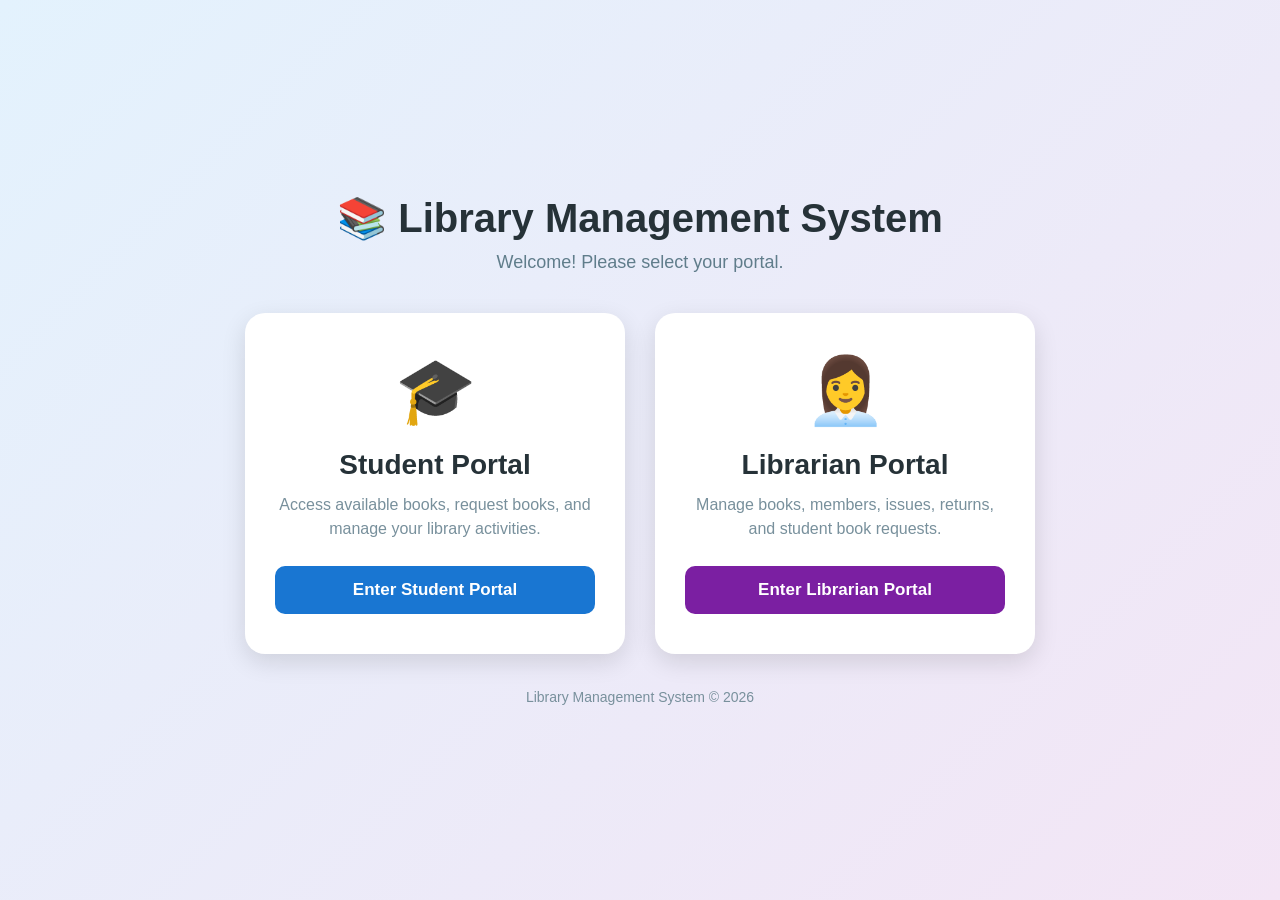
<file: index.html>
<!DOCTYPE html>
<html>
<head>
    <title>Library Management System</title>

    <style>
        * {
            box-sizing: border-box;
            margin: 0;
            padding: 0;
            font-family: Arial, sans-serif;
        }

        body {
            min-height: 100vh;
            background: linear-gradient(135deg, #e3f2fd, #f3e5f5);
            display: flex;
            justify-content: center;
            align-items: center;
        }

        .container {
            width: 90%;
            max-width: 1000px;
            text-align: center;
        }

        .header {
            margin-bottom: 40px;
        }

        .header h1 {
            font-size: 40px;
            color: #263238;
            margin-bottom: 10px;
        }

        .header p {
            font-size: 18px;
            color: #607d8b;
        }

        .portals {
            display: flex;
            justify-content: center;
            gap: 30px;
            flex-wrap: wrap;
        }

        .portal {
            width: 380px;
            background: white;
            padding: 40px 30px;
            border-radius: 20px;
            box-shadow: 0 8px 25px rgba(0, 0, 0, 0.12);
        }

        .portal-icon {
            font-size: 65px;
            margin-bottom: 20px;
        }

        .portal h2 {
            font-size: 28px;
            margin-bottom: 12px;
            color: #263238;
        }

        .portal p {
            color: #78909c;
            margin-bottom: 25px;
            line-height: 1.5;
        }

        .portal button {
            width: 100%;
            padding: 14px;
            border: none;
            border-radius: 10px;
            font-size: 17px;
            font-weight: bold;
            cursor: pointer;
            color: white;
        }

        .student-btn {
            background: #1976d2;
        }

        .student-btn:hover {
            background: #1565c0;
        }

        .librarian-btn {
            background: #7b1fa2;
        }

        .librarian-btn:hover {
            background: #6a1b9a;
        }

        .footer {
            margin-top: 35px;
            color: #78909c;
            font-size: 14px;
        }
    </style>
</head>

<body>

<div class="container">

    <div class="header">
        <h1>📚 Library Management System</h1>
        <p>Welcome! Please select your portal.</p>
    </div>

    <div class="portals">

        <!-- Student Portal -->
        <div class="portal">

            <div class="portal-icon">🎓</div>

            <h2>Student Portal</h2>

            <p>
                Access available books, request books,
                and manage your library activities.
            </p>

            <button
                class="student-btn"
                onclick="window.location.href='/student.html'">
                Enter Student Portal
            </button>

        </div>


        <!-- Librarian Portal -->
        <div class="portal">

            <div class="portal-icon">👩‍💼</div>

            <h2>Librarian Portal</h2>

            <p>
                Manage books, members, issues,
                returns, and student book requests.
            </p>

            <button
                class="librarian-btn"
                onclick="window.location.href='/librarian.html'">
                Enter Librarian Portal
            </button>

        </div>

    </div>

    <div class="footer">
        <p>Library Management System © 2026</p>
    </div>

</div>

</body>
</html>
</file>
